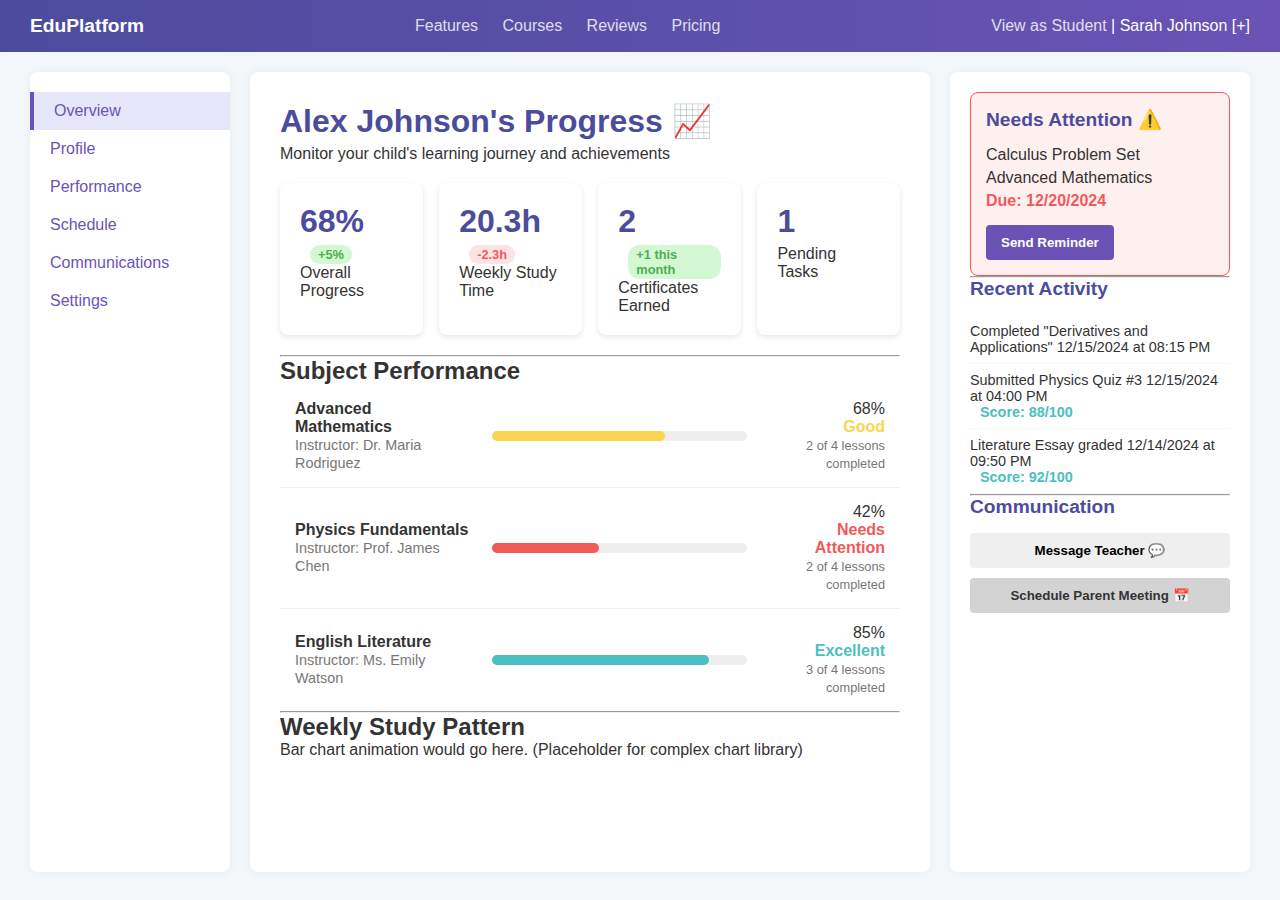
<file: hel.html>
<!DOCTYPE html>
<html lang="en">
<head>
    <meta charset="UTF-8">
    <meta name="viewport" content="width=device-width, initial-scale=1.0">
    <title>Document</title>
    <style>
        /* Basic Reset */
* {
    box-sizing: border-box;
    margin: 0;
    padding: 0;
    font-family: 'Segoe UI', Tahoma, Geneva, Verdana, sans-serif;
}

body {
    background-color: #f4f7fa; /* Light grey-blue background */
    color: #333;
}

/* --- Top Navigation Bar --- */
.top-nav {
    display: flex;
    justify-content: space-between;
    align-items: center;
    padding: 15px 30px;
    background: linear-gradient(90deg, #4c4c9d, #6a53b5); /* Gradient from video */
    color: white;
}

.top-nav a {
    color: white;
    text-decoration: none;
    margin-left: 20px;
    opacity: 0.8;
    transition: opacity 0.2s;
}

.top-nav a:hover {
    opacity: 1;
}

.logo {
    font-weight: bold;
    font-size: 1.2em;
}

/* --- Main Dashboard Layout (CSS Grid) --- */
.dashboard-layout {
    display: grid;
    /* Defines the three columns: Left Sidebar, Main Content, Right Sidebar */
    grid-template-columns: 200px 1fr 300px;
    gap: 20px;
    padding: 20px 30px;
    min-height: calc(100vh - 60px); /* Adjust height based on top-nav */
}

/* --- Left Sidebar --- */
.left-sidebar {
    background-color: #ffffff;
    padding: 20px 0;
    border-radius: 8px;
    box-shadow: 0 0 10px rgba(0, 0, 0, 0.05);
}

.side-menu .menu-item {
    display: block;
    padding: 10px 20px;
    color: #6a53b5;
    text-decoration: none;
    font-weight: 500;
    transition: background-color 0.3s;
}

.side-menu .menu-item:hover {
    background-color: #f0eaff;
}

.side-menu .active {
    background-color: #e6e6fa; /* Light purple for active state */
    border-left: 4px solid #6a53b5;
}

/* --- Main Content Area --- */
.main-content {
    background-color: #ffffff;
    padding: 30px;
    border-radius: 8px;
    box-shadow: 0 0 10px rgba(0, 0, 0, 0.05);
}

.progress-title {
    color: #4c4c9d;
    margin-bottom: 5px;
}

/* Progress Overview Cards */
.overview-grid {
    display: flex;
    justify-content: space-between;
    margin: 20px 0;
}

.card {
    background-color: #fff;
    border-radius: 8px;
    padding: 20px;
    width: 23%; /* Approx one quarter */
    box-shadow: 0 2px 5px rgba(0, 0, 0, 0.1);
}

.card .percentage, .card .time-value, .card .count-value {
    font-size: 2em;
    font-weight: bold;
    color: #4c4c9d;
    display: block;
    margin-bottom: 5px;
}

.change-tag {
    display: inline-block;
    background-color: #d4f7d4; /* Light green for positive */
    color: #4caf50;
    padding: 2px 8px;
    border-radius: 12px;
    font-size: 0.8em;
    margin-right: 50;
    font-weight: 600;
    margin-left: 10px;
}

.red-tag {
    background-color: #fce4e4;
    color: #f25a5a;
}

/* --- Subject Performance --- */
.subject-card {
    display: flex;
    flex-wrap: wrap;
    align-items: center;
    padding: 15px;
    border-bottom: 1px solid #eee;
}

.subject-card:last-child {
    border-bottom: none;
}

.subject-card .details {
    width: 30%;
}

.subject-card .subject-name {
    display: block;
    font-weight: 600;
    color: #333;
}

.subject-card .instructor {
    font-size: 0.9em;
    color: #777;
}

.subject-card .progress-bar-container {
    flex-grow: 1; /* Takes up available space */
    height: 10px;
    background-color: #eee;
    border-radius: 5px;
    margin: 0 20px;
}

.progress-bar {
    height: 100%;
    border-radius: 5px;
    /* CSS for the smooth animation: */
    transition: width 1s ease-out; 
}

/* Status Colors for Progress Bars */
.subject-card.good .progress-bar {
    background-color: #fbd550; /* Yellow/Gold for 'Good' */
}

.subject-card.attention .progress-bar {
    background-color: #f25a5a; /* Red for 'Needs Attention' */
}

.subject-card.excellent .progress-bar {
    background-color: #4bc0c0; /* Blue-Green for 'Excellent' */
}

.subject-card .status-info {
    width: 20%;
    text-align: right;
}

.subject-card .status {
    font-weight: bold;
    display: block;
}

.subject-card.good .status { color: #fbd550; }
.subject-card.attention .status { color: #f25a5a; }
.subject-card.excellent .status { color: #4bc0c0; }

.subject-card .lessons {
    font-size: 0.8em;
    color: #777;
}

/* --- Right Sidebar --- */
.right-sidebar {
    background-color: #ffffff;
    padding: 20px;
    border-radius: 8px;
    box-shadow: 0 0 10px rgba(0, 0, 0, 0.05);
}

.right-sidebar h2 {
    color: #4c4c9d;
    margin-bottom: 15px;
    font-size: 1.2em;
}

/* Needs Attention Section */
.needs-attention {
    background-color: #fff0f0; /* Light red background for emphasis */
    padding: 15px;
    border-radius: 8px;
    border: 1px solid #f25a5a;
}

.task-item p { margin-bottom: 5px; }

.due-date {
    font-weight: bold;
    color: #f25a5a;
}

.btn {
    padding: 10px 15px;
    border: none;
    border-radius: 4px;
    cursor: pointer;
    font-weight: 600;
    margin-top: 10px;
    transition: background-color 0.2s;
}

.send-reminder {
    background-color: #6a53b5;
    color: white;
}

.send-reminder:hover {
    background-color: #5844a0;
}

.full-width {
    display: block;
    width: 100%;
    margin-bottom: 10px;
}

.schedule-btn {
    background-color: #d3d3d3;
    color: #333;
}

/* Recent Activity */
.recent-activity ul {
    list-style: none;
    padding-left: 0;
}

.recent-activity li {
    font-size: 0.9em;
    padding: 8px 0;
    border-bottom: 1px dotted #eee;
}

.score-detail {
    display: block;
    margin-left: 10px;
    font-weight: bold;
    color: #4bc0c0; /* Assuming passing scores are green/teal */
}
    </style>
</head>
<body>
    <header class="top-nav">
        <div class="logo">EduPlatform</div>
        <nav class="main-links">
            <a href="#">Features</a>
            <a href="#">Courses</a>
            <a href="#">Reviews</a>
            <a href="#">Pricing</a>
        </nav>
        <div class="user-info">
            <a href="#" class="view-as">View as Student</a>
            <span>|</span>
            <span>Sarah Johnson [+]</span>
        </div>
    </header>

    <div class="dashboard-layout">

        <aside class="left-sidebar">
            <nav class="side-menu">
                <a href="#" class="menu-item active">Overview</a>
                <a href="#" class="menu-item">Profile</a>
                <a href="#" class="menu-item">Performance</a>
                <a href="#" class="menu-item">Schedule</a>
                <a href="#" class="menu-item">Communications</a>
                <a href="#" class="menu-item">Settings</a>
            </nav>
        </aside>

        <main class="main-content">
            <h1 class="progress-title">Alex Johnson's Progress 📈</h1>
            <p>Monitor your child's learning journey and achievements</p>

            <section class="overview-grid">
                <div class="card progress-card">
                    <span class="percentage">68%</span>
                    <span class="change-tag">+5%</span>
                    <p class="label">Overall Progress</p>
                </div>
                <div class="card study-time-card">
                    <span class="time-value">20.3h</span>
                    <span class="change-tag red-tag">-2.3h</span>
                    <p class="label">Weekly Study Time</p>
                </div>
                <div class="card certificates-card">
                    <span class="count-value">2</span>
                    <span class="change-tag small-tag">+1 this month</span>
                    <p class="label">Certificates Earned</p>
                </div>
                <div class="card pending-tasks-card">
                    <span class="count-value">1</span>
                    <p class="label">Pending Tasks</p>
                </div>
            </section>
            
            <hr>

            <section class="subject-performance">
                <h2>Subject Performance</h2>

                <div class="subject-card good">
                    <div class="details">
                        <span class="subject-name">Advanced Mathematics</span>
                        <span class="instructor">Instructor: Dr. Maria Rodriguez</span>
                    </div>
                    <div class="progress-bar-container">
                        <div class="progress-bar" style="width: 68%;"></div>
                    </div>
                    <div class="status-info">
                        <span class="percentage">68%</span>
                        <span class="status">Good</span>
                        <span class="lessons">2 of 4 lessons completed</span>
                    </div>
                </div>

                <div class="subject-card attention">
                    <div class="details">
                        <span class="subject-name">Physics Fundamentals</span>
                        <span class="instructor">Instructor: Prof. James Chen</span>
                    </div>
                    <div class="progress-bar-container">
                        <div class="progress-bar" style="width: 42%;"></div>
                    </div>
                    <div class="status-info">
                        <span class="percentage">42%</span>
                        <span class="status">Needs Attention</span>
                        <span class="lessons">2 of 4 lessons completed</span>
                    </div>
                </div>

                <div class="subject-card excellent">
                    <div class="details">
                        <span class="subject-name">English Literature</span>
                        <span class="instructor">Instructor: Ms. Emily Watson</span>
                    </div>
                    <div class="progress-bar-container">
                        <div class="progress-bar" style="width: 85%;"></div>
                    </div>
                    <div class="status-info">
                        <span class="percentage">85%</span>
                        <span class="status">Excellent</span>
                        <span class="lessons">3 of 4 lessons completed</span>
                    </div>
                </div>

            </section>

            <hr>

            <section class="weekly-study-pattern">
                <h2>Weekly Study Pattern</h2>
                <p>Bar chart animation would go here. (Placeholder for complex chart library)</p>
            </section>

        </main>

        <aside class="right-sidebar">
            
            <section class="needs-attention">
                <h2>Needs Attention ⚠️</h2>
                <div class="task-item">
                    <p class="task-title">Calculus Problem Set</p>
                    <p class="task-details">Advanced Mathematics</p>
                    <p class="due-date">Due: 12/20/2024</p>
                    <button class="btn send-reminder">Send Reminder</button>
                </div>
            </section>

            <hr>

            <section class="recent-activity">
                <h2>Recent Activity</h2>
                <ul>
                    <li>Completed "Derivatives and Applications" <span>12/15/2024 at 08:15 PM</span></li>
                    <li>Submitted Physics Quiz #3 <span>12/15/2024 at 04:00 PM</span><br>
                        <span class="score-detail">Score: 88/100</span>
                    </li>
                    <li>Literature Essay graded <span>12/14/2024 at 09:50 PM</span><br>
                        <span class="score-detail">Score: 92/100</span>
                    </li>
                </ul>
            </section>

            <hr>

            <section class="communication">
                <h2>Communication</h2>
                <button class="btn full-width">Message Teacher 💬</button>
                <button class="btn full-width schedule-btn">Schedule Parent Meeting 📅</button>
            </section>

        </aside>

    </div>
</body>
</html>
</file>
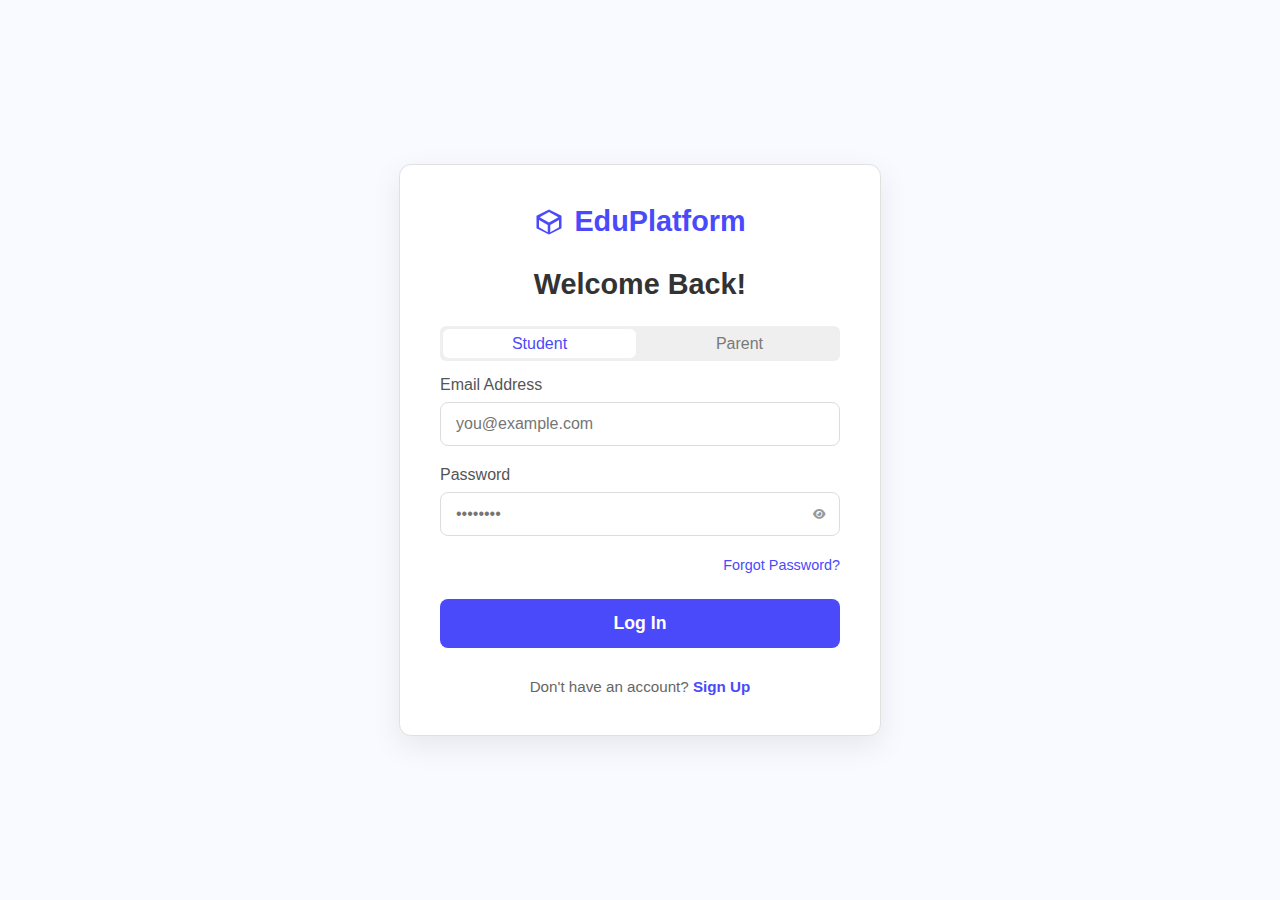
<file: login.html>
<!DOCTYPE html>
<html lang="en">
<head>
    <meta charset="UTF-8">
    <meta name="viewport" content="width=device-width, initial-scale=1.0">
    <link rel="shortcut icon" href="icon.png" type="image/x-icon">
    <title>Login - EduPlatfrom</title>
    <link rel="stylesheet" href="https://cdnjs.cloudflare.com/ajax/libs/font-awesome/6.5.2/css/all.min.css">
    <style>
        /* General Body and Container Styles */
        body {
            font-family: 'Inter', sans-serif; /* A modern, clean font like the image */
            display: flex;
            justify-content: center;
            align-items: center;
            min-height: 100vh;
            background-color: #f8faff; /* Light background to match EduPlatfrom theme */
            margin: 0;
            padding: 20px;
            box-sizing: border-box;
        }

        .login-container {
            background-color: #ffffff;
            padding: 40px;
            border-radius: 12px;
            box-shadow: 0 10px 30px rgba(0, 0, 0, 0.08);
            width: 100%;
            max-width: 400px;
            text-align: center;
            border: 1px solid #e0e0e0;
        }

        /* Logo and Heading */
        .login-container .logo-brand {
            display: flex;
            align-items: center;
            justify-content: center;
            margin-bottom: 30px;
            color: #4A4AFB; /* Primary brand color from the image */
            font-size: 1.8em;
            font-weight: 700;
        }

        .login-container .logo-brand svg {
            margin-right: 10px;
            fill: #4A4AFB;
        }

        h2 {
            color: #333;
            margin-bottom: 25px;
            font-size: 1.8em;
            font-weight: 600;
        }

        /* Form Styling */
        .form-group {
            margin-bottom: 20px;
            text-align: left;
            /* Added for relative positioning of the eye icon */
            position: relative; 
        }

        .form-group label {
            display: block;
            margin-bottom: 8px;
            color: #555;
            font-weight: 500;
        }

        /* The container for the password input and icon */
        .password-input-wrapper {
            position: relative;
        }

        .form-group input {
            width: 100%;
            padding: 12px 15px;
            border: 1px solid #ddd;
            border-radius: 8px;
            font-size: 1em;
            transition: border-color 0.3s, box-shadow 0.3s;
            /* Ensure input is not hidden by the icon wrapper */
            box-sizing: border-box; 
            /* Added padding-right to prevent text from going under the icon */
            padding-right: 50px; 
        }

        .form-group input:focus {
            border-color: #4A4AFB;
            box-shadow: 0 0 0 3px rgba(74, 74, 251, 0.2);
            outline: none;
        }

        /* Styles for the Eye Icon */
        .toggle-password {
            position: absolute;
            top: 50%;
            right: 15px;
            transform: translateY(-50%);
            cursor: pointer;
            color: #999;
            transition: color 0.3s;
            font-size: 11px;
            z-index: 10; /* Ensure it's above the input */
        }
        
        .toggle-password:hover {
            color: #555;
        }


        .forgot-password {
            text-align: right;
            margin-bottom: 25px;
        }

        .forgot-password a {
            color: #4A4AFB;
            text-decoration: none;
            font-size: 0.9em;
            font-weight: 500;
            transition: color 0.3s;
        }

        .forgot-password a:hover {
            color: #3a3ad0;
        }

        .btn-primary {
            width: 100%;
            padding: 14px 20px;
            background-color: #4A4AFB;
            color: white;
            border: none;
            border-radius: 8px;
            font-size: 1.1em;
            font-weight: 600;
            cursor: pointer;
            transition: background-color 0.3s, box-shadow 0.3s;
        }

        .btn-primary a {
            text-decoration: none;
            color: white;
        }

        .btn-primary:hover {
            background-color: #3a3ad0;
            box-shadow: 0 5px 15px rgba(74, 74, 251, 0.3);
        }

        .signup-link {
            margin-top: 30px;
            font-size: 0.95em;
            color: #666;
        }

        .signup-link a {
            color: #4A4AFB;
            text-decoration: none;
            font-weight: 600;
            transition: color 0.3s;
        }

        .signup-link a:hover {
            color: #3a3ad0;
        }

        /* Responsive Adjustments */
        @media (max-width: 480px) {
            .login-container {
                padding: 30px 20px;
                margin: 0 15px;
            }
            h2 {
                font-size: 1.6em;
            }
        }
        .tabs{
            display: flex;
            justify-content: space-between;
            margin-bottom: 15px;
            border-radius: 6px;
            /* overflow: hidden; */
            height: 35px;
            background-color: #efefef;
        }


        .tab{
            flex: 1;
            cursor: pointer;
            border: none;
            outline: none;
            background: #efefef;
            margin: 4px;
            font-size:medium;
            font-weight:300;
            border-radius: 6px;
            color:#797979 ;
        }

        .tab:hover{
            color: black;
        }
        .tab.active {
            background: #ffffff;
            margin: 3px;
            font-size:medium;
            font-weight:300;
            border-radius: 6px;
            color:#4A4AFB ;
        }

        @media (max-width: 480px) {
            .register-container {
                padding: 30px 20px;
                margin: 0 15px;
            }
            h2 {
                font-size: 1.6em;
            }
        }
    </style>
</head>
<body>
    <div class="login-container">
        <div class="logo-brand">
            <svg width="30" height="30" viewBox="0 0 24 24" fill="none" xmlns="http://www.w3.org/2000/svg">
                <path d="M12 2L2 7V17L12 22L22 17V7L12 2ZM12 4.09L19.49 8.29L12 12.49L4.51 8.29L12 4.09ZM4 10.42L11 14.39V20.11L4 16.29V10.42ZM13 20.11V14.39L20 10.42V16.29L13 20.11Z" fill="currentColor"/>
            </svg>
            EduPlatform
        </div>
        <h2>Welcome Back!</h2>
        <form action="#" method="POST">
            <div class="tabs">
                <button type="button" id="studentTab" class="tab active">Student</button>
                <button type="button" id="parentTab" class="tab">Parent</button>
            </div>
            <div class="form-group" id="childNameField" style="display: none;">
                <label for="name">Child Name</label>
                <input type="text" id="name" name="name" placeholder="Swaraj" required>
            </div>
            <div class="form-group">
                <label for="email">Email Address</label>
                <input type="email" id="email" name="email" placeholder="you@example.com" required>
            </div>
            <div class="form-group">
                <label for="password">Password</label>
                <div class="password-input-wrapper">
                    <input type="password" id="password" name="password" placeholder="••••••••" required>
                    <i class="fas fa-eye toggle-password" id="togglePassword"></i>
                </div>
            </div>
            <div class="forgot-password">
                <a href="#">Forgot Password?</a>
            </div>
            <button type="submit" class="btn-primary" id="loginBtn">Log In</button>
        </form>
        <div class="signup-link">
            Don't have an account? <a href="register.html">Sign Up</a>
        </div>
    </div>

    <script>
        document.addEventListener('DOMContentLoaded', function () {
            const togglePassword = document.querySelector('#togglePassword');
            const password = document.querySelector('#password');

            togglePassword.addEventListener('click', function (e) {
                // Toggle the type attribute
                const type = password.getAttribute('type') === 'password' ? 'text' : 'password';
                password.setAttribute('type', type);
                
                // Toggle the eye icon
                this.classList.toggle('fa-eye');
                this.classList.toggle('fa-eye-slash');
            });
        });


        const tabs = document.querySelectorAll(".tab");
            tabs.forEach(tab => {
            tab.addEventListener("click", () => {
                tabs.forEach(t => t.classList.remove("active"));
                tab.classList.add("active");
            });
        });


    const studentTab = document.getElementById("studentTab");
    const parentTab = document.getElementById("parentTab");
    const childNameField = document.getElementById("childNameField");

    studentTab.addEventListener("click", () => {
    studentTab.classList.add("active");
    parentTab.classList.remove("active");
    childNameField.style.display= "none"; // Hide child name
    });

    parentTab.addEventListener("click", () => {
    parentTab.classList.add("active");
    studentTab.classList.remove("active");
    childNameField.style.display= "block"; // Show child name
    });


    document.getElementById("loginBtn").addEventListener("click", function() {
        const email = document.getElementById("email").value;
        const password = document.getElementById("password").value;

        // Simple validation
        if (email === "" || password === "") {
            alert("Please fill in both fields.");
        } else {
            // Redirect to next page (example: dashboard.html)
            window.location.href = "student_page.html";
        }
        });

    </script>
</body>
</html>
</file>
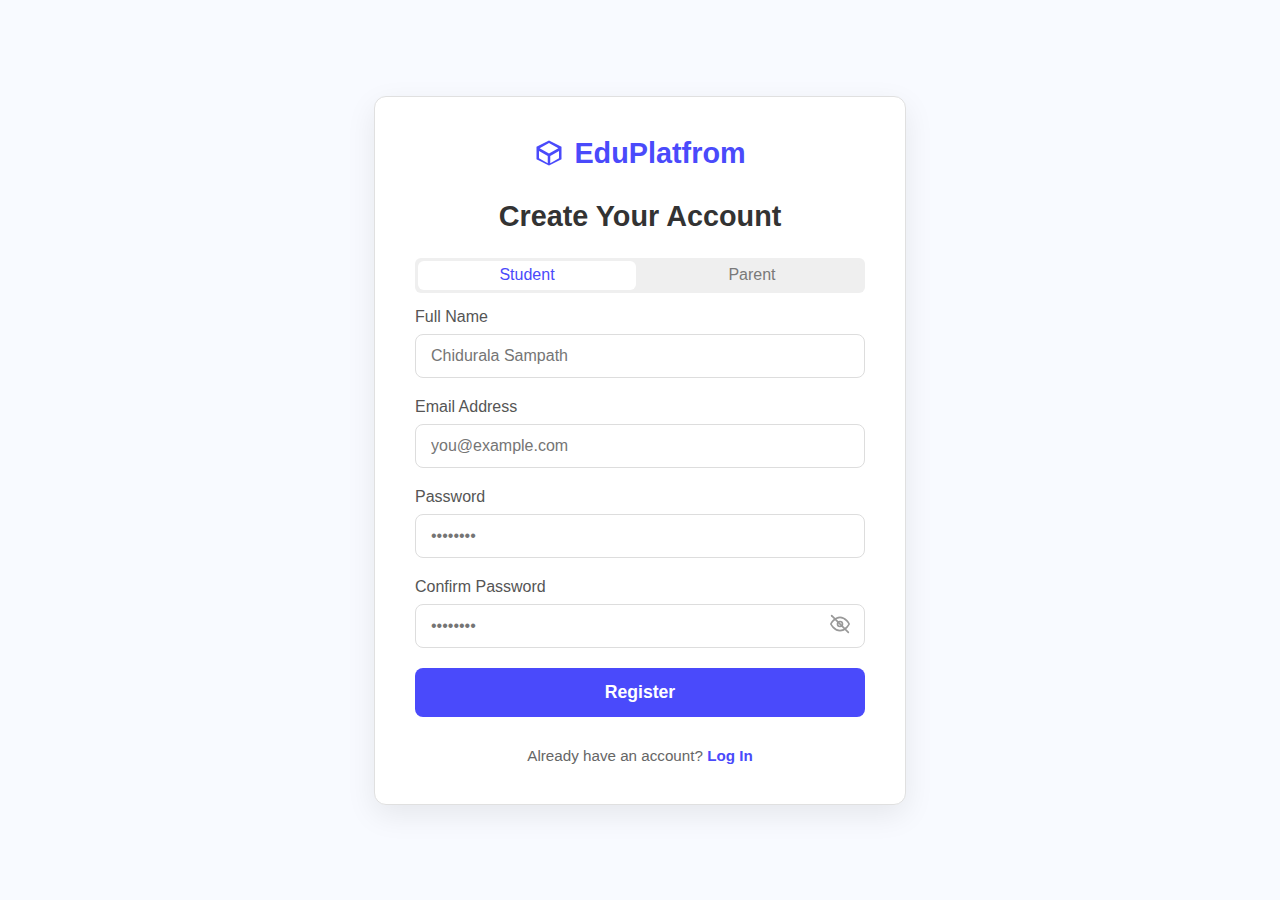
<file: register.html>
<!DOCTYPE html>
<html lang="en">
<head>
    <meta charset="UTF-8">
    <meta name="viewport" content="width=device-width, initial-scale=1.0">
    <link rel="shortcut icon" href="icon.png" type="image/x-icon">
    <title>Register - EduPlatfrom</title>
    <style>
        /* General Body and Container Styles */
        body {
            font-family: 'Inter', sans-serif; /* A modern, clean font like the image */
            display: flex;
            justify-content: center;
            align-items: center;
            min-height: 100vh;
            background-color: #f8faff; /* Light background to match EduPlatfrom theme */
            margin: 0;
            padding: 20px;
            box-sizing: border-box;
        }

        .register-container {
            background-color: #ffffff;
            padding: 40px;
            border-radius: 12px;
            box-shadow: 0 10px 30px rgba(0, 0, 0, 0.08);
            width: 100%;
            max-width: 450px; /* Slightly wider for more fields */
            text-align: center;
            border: 1px solid #e0e0e0;
        }

        /* Logo and Heading */
        .register-container .logo-brand {
            display: flex;
            align-items: center;
            justify-content: center;
            margin-bottom: 30px;
            color: #4A4AFB; /* Primary brand color from the image */
            font-size: 1.8em;
            font-weight: 700;
        }

        .register-container .logo-brand svg {
            margin-right: 10px;
            fill: #4A4AFB;
        }

        h2 {
            color: #333;
            margin-bottom: 25px;
            font-size: 1.8em;
            font-weight: 600;
        }

        /* Form Styling */
        .form-group {
            margin-bottom: 20px;
            text-align: left;
            position: relative; /* Added for relative positioning of the wrapper */
        }

        .form-group label {
            display: block;
            margin-bottom: 8px;
            color: #555;
            font-weight: 500;
        }

        /* Wrapper for Input and Icon */
        .input-with-icon {
            position: relative;
        }

        .form-group input {
            width: 100%;
            padding: 12px 15px;
            border: 1px solid #ddd;
            border-radius: 8px;
            font-size: 1em;
            transition: border-color 0.3s, box-shadow 0.3s;
            box-sizing: border-box;
            /* Added padding-right to make room for the icon */
            padding-right: 45px; 
        }

        .form-group input:focus {
            border-color: #4A4AFB;
            box-shadow: 0 0 0 3px rgba(74, 74, 251, 0.2);
            outline: none;
        }

        /* Styles for the SVG Eye Icon */
        .toggle-password {
            position: absolute;
            top: 50%;
            right: 15px;
            transform: translateY(-50%);
            cursor: pointer;
            color: #999;
            transition: color 0.3s;
            z-index: 10;
        }
        
        .toggle-password:hover {
            color: #555;
        }
        
        .toggle-password svg {
            width: 20px; /* Adjust size for a minimalist look */
            height: 20px;
            stroke: currentColor;
            fill: none;
            stroke-width: 2;
            stroke-linecap: round;
            stroke-linejoin: round;
        }

        /* Hide the slash part of the icon when password is shown */
        .eye-slash-line {
            transition: opacity 0.3s;
        }

        /* When the 'show' class is present (i.e., password is visible), hide the slash line */
        .toggle-password.show .eye-slash-line {
            opacity: 0;
        }


        .btn-primary {
            width: 100%;
            padding: 14px 20px;
            background-color: #4A4AFB;
            color: white;
            border: none;
            border-radius: 8px;
            font-size: 1.1em;
            font-weight: 600;
            cursor: pointer;
            transition: background-color 0.3s, box-shadow 0.3s;
        }

        .btn-primary:hover {
            background-color: #3a3ad0;
            box-shadow: 0 5px 15px rgba(74, 74, 251, 0.3);
            outline: none;
        }

        .login-link {
            margin-top: 30px;
            font-size: 0.95em;
            color: #666;
        }

        .login-link a {
            color: #4A4AFB;
            text-decoration: none;
            font-weight: 600;
            transition: color 0.3s;
        }

        .login-link a:hover {
            color: #3a3ad0;
        }

         .tabs{
            display: flex;
            justify-content: space-between;
            margin-bottom: 15px;
            border-radius: 6px;
            /* overflow: hidden; */
            height: 35px;
            background-color: #efefef;
        }


        .tab{
            flex: 1;
            cursor: pointer;
            border: none;
            outline: none;
            background: #efefef;
            margin: 4px;
            font-size:medium;
            font-weight:300;
            border-radius: 6px;
            color:#797979 ;
        }

        .tab:hover{
            color: black;
        }
        .tab.active {
            background: #ffffff;
            margin: 3px;
            font-size:medium;
            font-weight:300;
            border-radius: 6px;
            color:#4A4AFB ;
        }

        /* Confirmation Message Styling */
        .confirm-message {
            color: #52c41a;
            background-color: #f6ffed;
            border: 1px solid #b7eb8f;
            padding: 1px;
            margin: 0 auto 10px auto;
            border-radius: 6px;
            margin-bottom: 15px;
            display: none; /* Hidden by default, shown when there's a confirmation */
            font-size: 0.9em;
        }
        .confirm-message p {
            margin: 5px;
        }
        /* Error Message Styling */
        .error-message {
            color: #ff4d4f;
            background-color: #fff1f0;
            border: 1px solid #ffa39e;
            padding: 1px;
            margin: 0 auto 10px auto;
            border-radius: 6px;
            margin-bottom: 15px;
            display: none; /* Hidden by default, shown when there's an error */
            font-size: 0.9em;
        }
        .error-message p {
            margin: 5px;
        }
        
        .error {
            border-color: #ff4d4f !important;
            box-shadow: 0 0 0 3px rgba(255, 77, 79, 0.2) !important;
        }

        /* Responsive Adjustments */
        @media (max-width: 480px) {
            .register-container {
                padding: 30px 20px;
                margin: 0 15px;
            }
            h2 {
                font-size: 1.6em;
            }
        }

        #childNameField{
            display: none;
        }
    </style>
</head>
<body>
    <div class="register-container">
        <div class="logo-brand">
            <svg width="30" height="30" viewBox="0 0 24 24" fill="none" xmlns="http://www.w3.org/2000/svg">
                <path d="M12 2L2 7V17L12 22L22 17V7L12 2ZM12 4.09L19.49 8.29L12 12.49L4.51 8.29L12 4.09ZM4 10.42L11 14.39V20.11L4 16.29V10.42ZM13 20.11V14.39L20 10.42V16.29L13 20.11Z" fill="currentColor"/>
            </svg>
            EduPlatfrom
        </div>
        <h2>Create Your Account</h2>
        <form action="#" method="POST" id="registerForm">
            <div class="tabs">
                <button type="button" id="studentTab" class="tab active">Student</button>
                <button type="button" id="parentTab" class="tab">Parent</button>
            </div>
            <div id="error-message" class="error-message"></div>
            <div id="confirm-message" class="confirm-message"></div>
            <div class="form-group">
                <label for="name">Full Name</label>
                <input type="text" id="name" name="name" placeholder="Chidurala Sampath" required>
            </div>
            <div class="form-group" id="childNameField">
                <label for="name">Child Name</label>
                <input type="text" id="childname" name="childname" placeholder=" Chidurala Swaraj">
            </div>
            <div class="form-group">
                <label for="email">Email Address</label>
                <input type="email" id="email" name="email" placeholder="you@example.com" required>
            </div>

            <div class="form-group">
                <label for="password">Password</label>
                <div class="input-with-icon">
                    <input type="password" id="password" name="password" placeholder="••••••••" required>
                </div>
            </div>

            <div class="form-group">
                <label for="confirm-password">Confirm Password</label>
                <div class="input-with-icon">
                    <input type="password" id="confirm-password" name="confirm-password" placeholder="••••••••" required>
                    <div class="toggle-password" data-target="confirm-password" id="toggleConfirmPassword">
                        <svg viewBox="0 0 24 24">
                            <path d="M1 12s4-8 11-8 11 8 11 8-4 8-11 8-11-8-11-8z" />
                            <circle cx="12" cy="12" r="3" />
                            <line x1="2" y1="2" x2="22" y2="22" class="eye-slash-line" />
                        </svg>
                    </div>
                </div>
            </div>

            <button type="submit" class="btn-primary" id="register-button">Register</button>
        </form>
        <div class="login-link">
            Already have an account? <a href="login.html">Log In</a>
        </div>
    </div>

    <script>
        document.addEventListener('DOMContentLoaded', function () {
            // Get all password toggles
            const toggles = document.querySelectorAll('.toggle-password');

            toggles.forEach(toggle => {
                toggle.addEventListener('click', function () {
                    // Get the ID of the target input from the data-target attribute
                    const targetId = this.getAttribute('data-target');
                    const passwordInput = document.getElementById(targetId);

                    // Toggle the type attribute
                    const type = passwordInput.getAttribute('type') === 'password' ? 'text' : 'password';
                    passwordInput.setAttribute('type', type);
                    
                    // Toggle the 'show' class on the icon element to change its appearance
                    this.classList.toggle('show');
                });
            });
        });

        const tabs = document.querySelectorAll(".tab");
            tabs.forEach(tab => {
            tab.addEventListener("click", () => {
                tabs.forEach(t => t.classList.remove("active"));
                tab.classList.add("active");
            });
        });


        const studentTab = document.getElementById("studentTab");
        const parentTab = document.getElementById("parentTab");
        const childNameField = document.getElementById("childNameField");

        // Initially, student tab is active, so child name not required
        document.getElementById("childname").required = false;

        studentTab.addEventListener("click", () => {
        studentTab.classList.add("active");
        parentTab.classList.remove("active");
        childNameField.style.display= "none"; // Hide child name
        document.getElementById("childname").required = false;
        });

        parentTab.addEventListener("click", () => {
        parentTab.classList.add("active");
        studentTab.classList.remove("active");
        childNameField.style.display= "block"; // Show child name
        document.getElementById("childname").required = true;
        });

        document.getElementById("registerForm").addEventListener("submit", function(event) {
        event.preventDefault();

        // Hide previous messages
        document.getElementById("error-message").style.display = 'none';
        document.getElementById("confirm-message").style.display = 'none';

        const name = document.getElementById("name");
        const email = document.getElementById("email");
        const password = document.getElementById("password");
        const confirmPassword = document.getElementById("confirm-password");
        const childname = document.getElementById("childname");

        // Reset error styles
        name.classList.remove("error");
        email.classList.remove("error");
        password.classList.remove("error");
        confirmPassword.classList.remove("error");
        childname.classList.remove("error");

        let isValid = true;
        let errorMsg = "";

        // Check if student or parent
        const isStudent = studentTab.classList.contains("active");

        if (!name.value.trim()) {
            name.classList.add("error");
            isValid = false;
            errorMsg += "Full Name is required. ";
        }

        if (!email.value.trim()) {
            email.classList.add("error");
            isValid = false;
            errorMsg += "Email is required. ";
        }

        if (!password.value) {
            password.classList.add("error");
            isValid = false;
            errorMsg += "Password is required. ";
        }

        if (!confirmPassword.value) {
            confirmPassword.classList.add("error");
            isValid = false;
            errorMsg += "Confirm Password is required. ";
        }

        if (!isStudent && !childname.value.trim()) {
            childname.classList.add("error");
            isValid = false;
            errorMsg += "Child Name is required for parents. ";
        }

        if (password.value && confirmPassword.value && password.value !== confirmPassword.value) {
            password.classList.add("error");
            confirmPassword.classList.add("error");
            isValid = false;
            errorMsg += "Passwords do not match. ";
        }

        if (isValid) {
            document.getElementById("confirm-message").style.display = 'block';
            document.getElementById("confirm-message").innerHTML = "<p> &#10003; Registration successful! Redirecting to login...</p>";
            setTimeout(function() {
                window.location.href = "login.html";
            }, 3000); // Show message for 3 seconds before redirect
        } else {
            document.getElementById("error-message").innerHTML = "<p> &#9888; " + errorMsg + "</p>";
            document.getElementById("error-message").style.display = 'block';
        }
        });

    </script>
</body>
</html>
</file>
